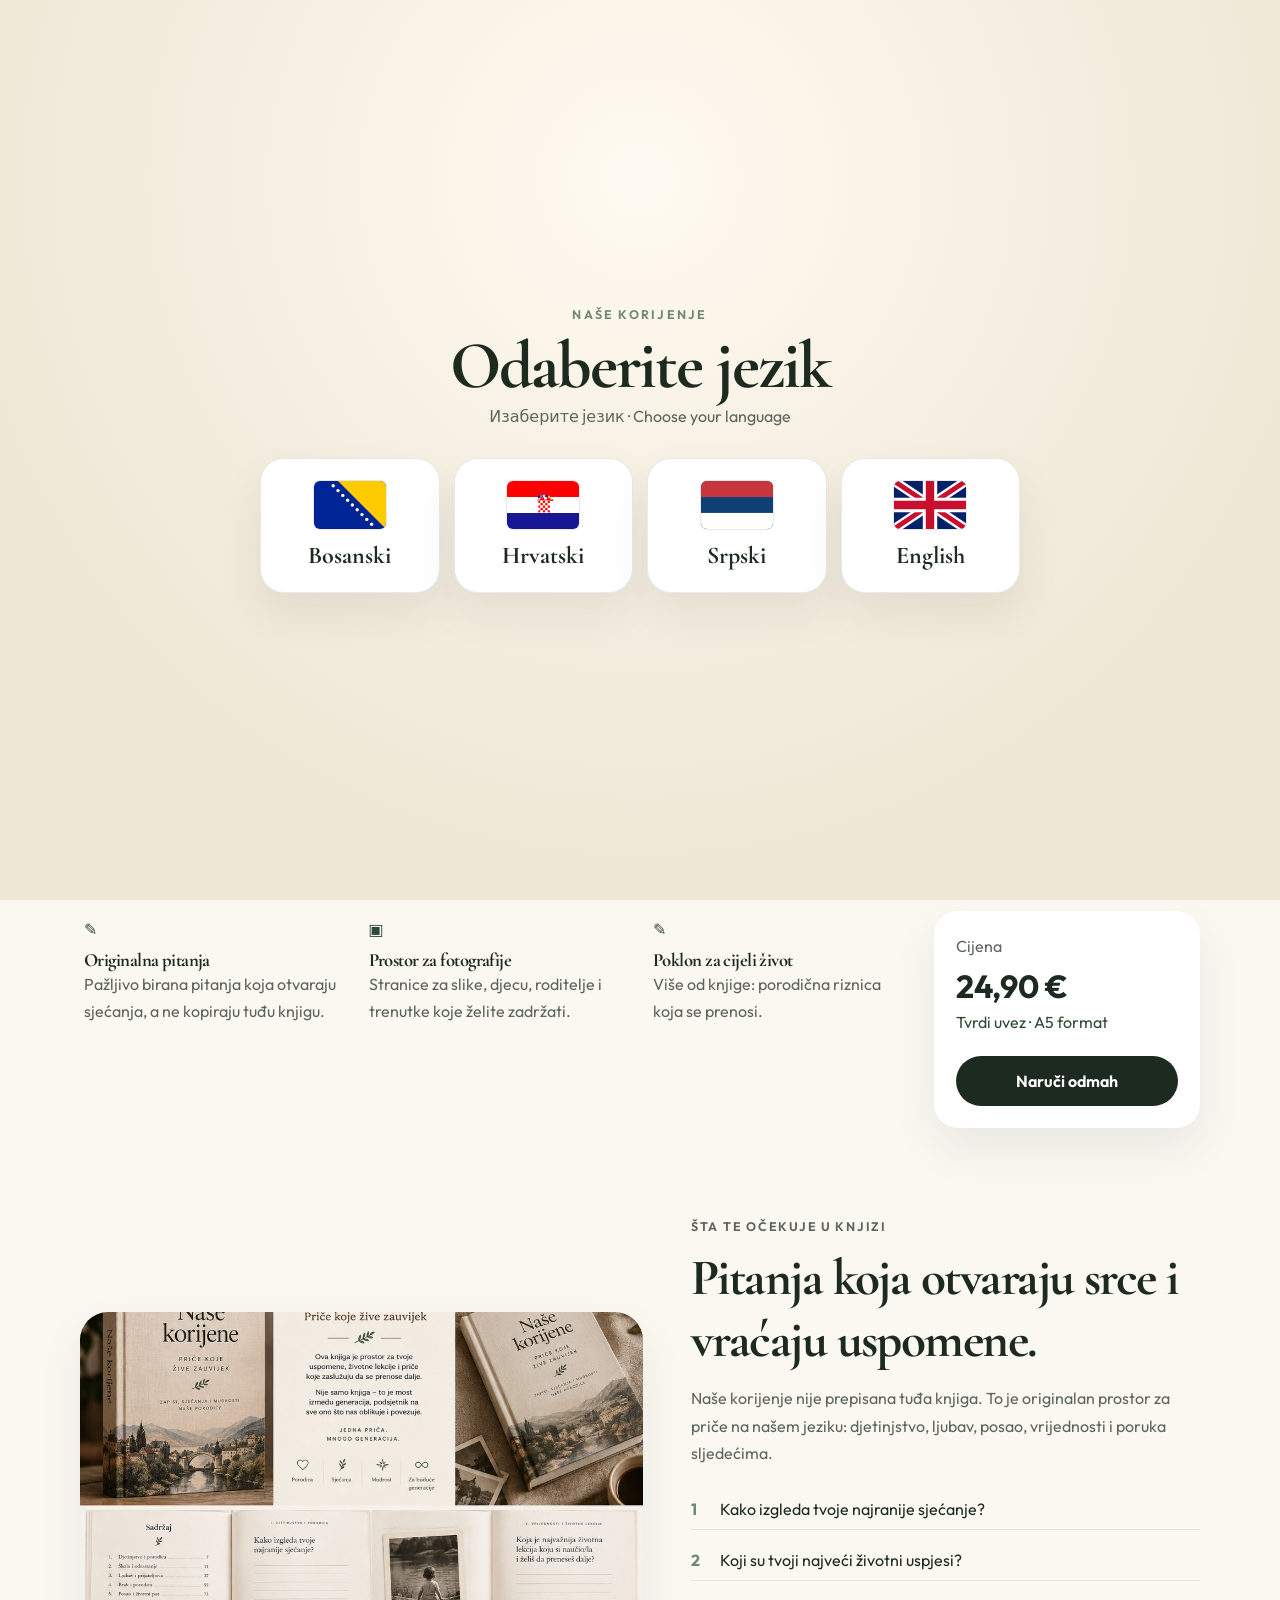
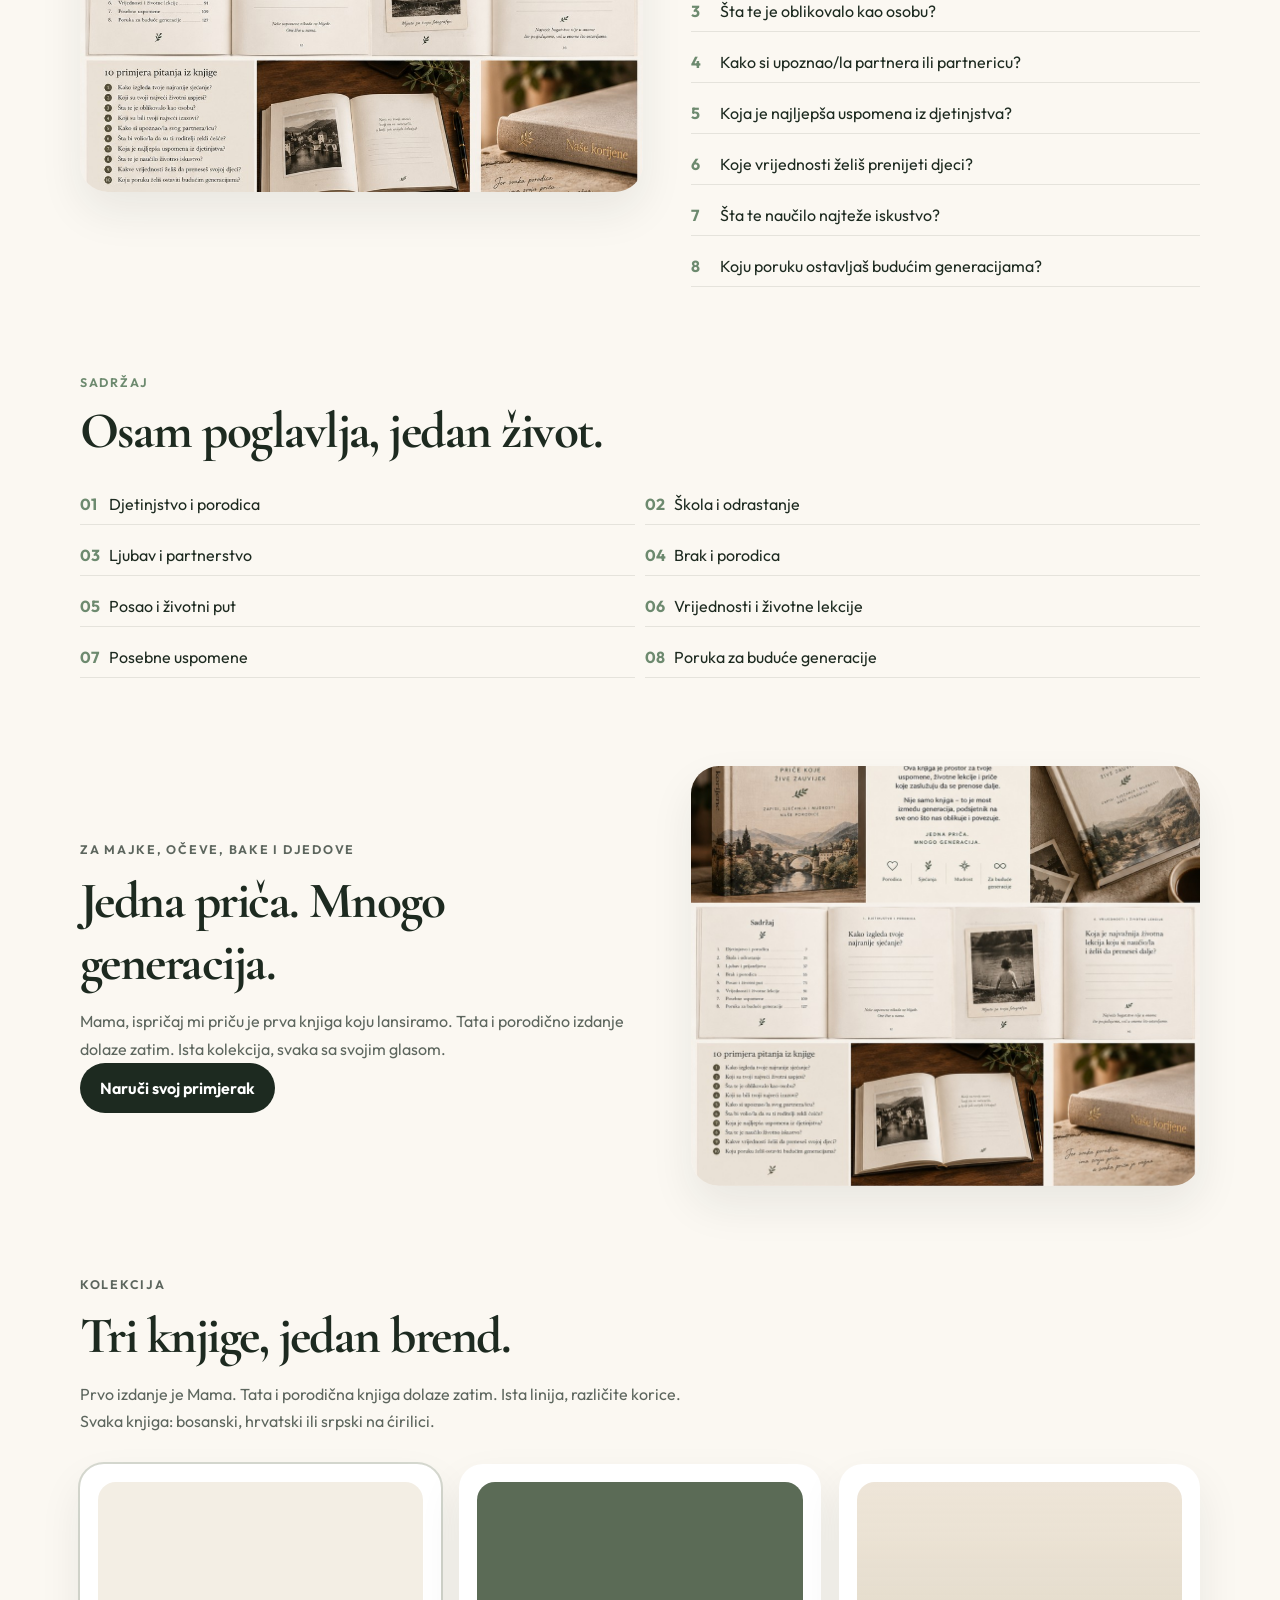
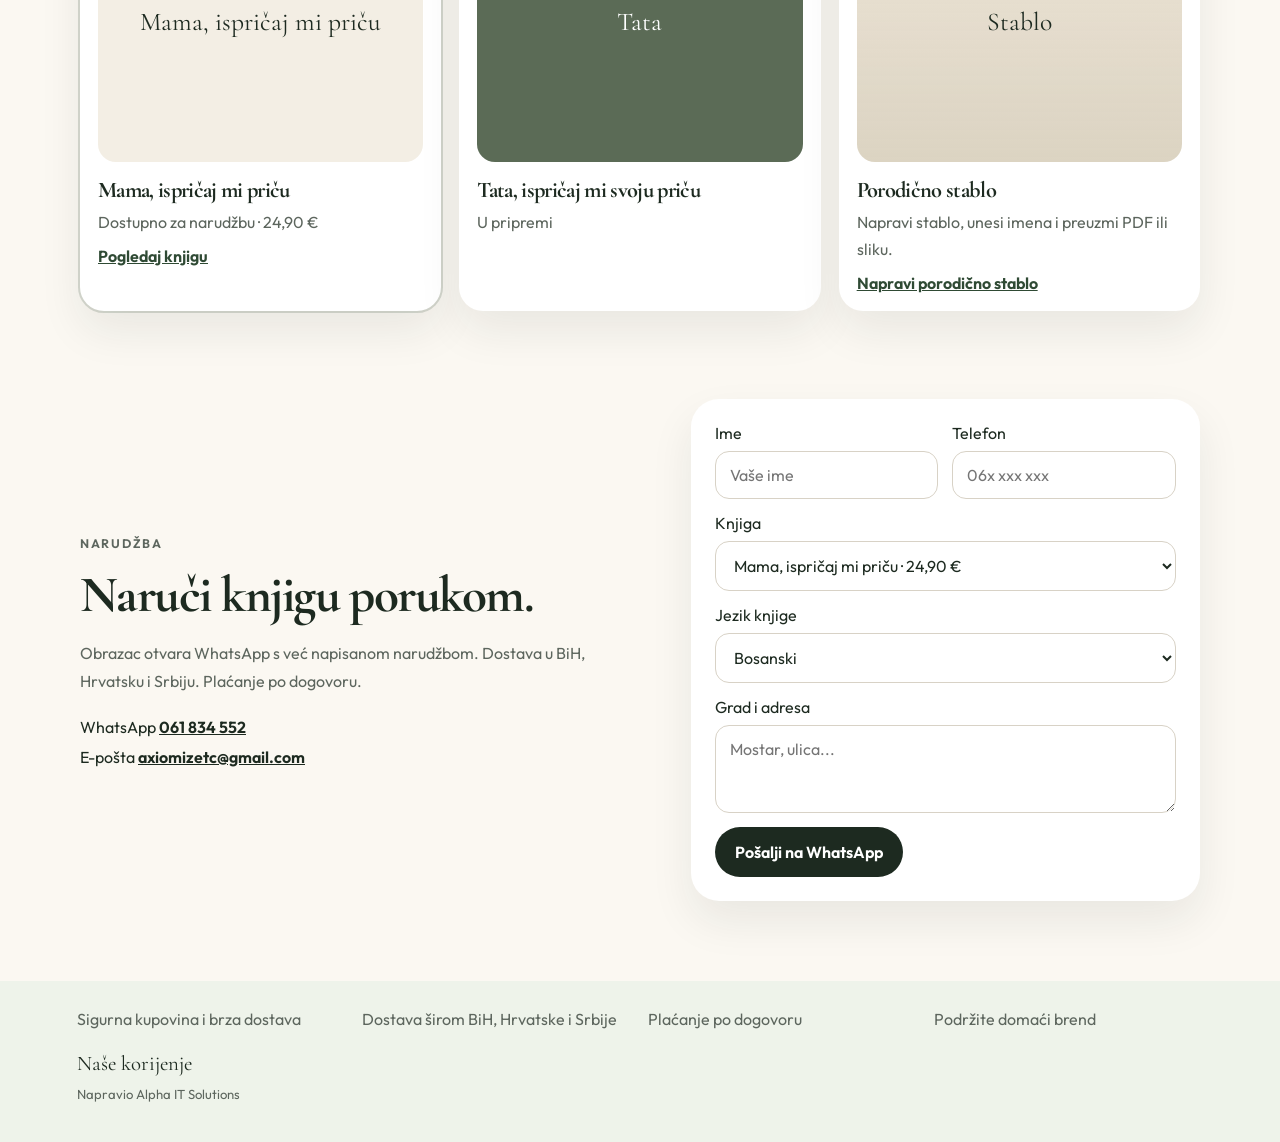
<file: index.html>
<!DOCTYPE html>
<html lang="bs">
  <head>
    <meta charset="utf-8" />
    <meta name="viewport" content="width=device-width, initial-scale=1" />
    <title>Naše korijenje | Mama, ispričaj mi priču</title>
    <meta
      name="description"
      content="Naše korijenje: knjiga Mama, ispričaj mi priču. Tvrdi uvez, 24,90 €. Porodične uspomene i porodično stablo. Dostava u BiH, Hrvatsku i Srbiju."
    />
    <link rel="canonical" href="https://nasekorijenje.com/" />
    <meta property="og:type" content="website" />
    <meta property="og:locale" content="bs_BA" />
    <meta property="og:site_name" content="Naše korijenje" />
    <meta property="og:title" content="Naše korijenje | Mama, ispričaj mi priču" />
    <meta
      property="og:description"
      content="Knjiga-dnevnik Mama, ispričaj mi priču. Tvrdi uvez, 24,90 €. Dostava u BiH, Hrvatsku i Srbiju."
    />
    <meta property="og:url" content="https://nasekorijenje.com/" />
    <meta property="og:image" content="https://nasekorijenje.com/images/mockup.jpg" />
    <meta name="twitter:card" content="summary_large_image" />
    <meta name="theme-color" content="#2f4a34" />
    <script type="application/ld+json">
      {
        "@context": "https://schema.org",
        "@graph": [
          {
            "@type": "Organization",
            "@id": "https://nasekorijenje.com/#brand",
            "name": "Naše korijenje",
            "url": "https://nasekorijenje.com/"
          },
          {
            "@type": "WebSite",
            "@id": "https://nasekorijenje.com/#website",
            "url": "https://nasekorijenje.com/",
            "name": "Naše korijenje",
            "inLanguage": ["bs", "hr", "sr", "en"]
          },
          {
            "@type": "Book",
            "name": "Mama, ispričaj mi priču",
            "isPartOf": "Naše korijenje",
            "url": "https://nasekorijenje.com/mama.html",
            "inLanguage": ["bs", "hr", "sr"],
            "bookFormat": "Hardcover",
            "offers": {
              "@type": "Offer",
              "price": "24.90",
              "priceCurrency": "EUR",
              "availability": "https://schema.org/InStock"
            }
          }
        ]
      }
    </script>
    <link rel="icon" href="favicon.svg" type="image/svg+xml" />
    <link rel="preconnect" href="https://fonts.googleapis.com" />
    <link rel="preconnect" href="https://fonts.gstatic.com" crossorigin />
    <link
      href="https://fonts.googleapis.com/css2?family=Cormorant+Garamond:ital,wght@0,500;0,600;1,500&family=Outfit:wght@380;500;650&display=swap"
      rel="stylesheet"
    />
    <link rel="stylesheet" href="css/styles.css" />
  </head>
  <body>
    <a class="skip" href="#sadrzaj" data-i18n="skip">Preskoči na sadržaj</a>
    <header class="site-header">
      <a class="logo" href="index.html">
        <img src="images/logo.svg" alt="Naše korijenje" width="220" height="38" />
      </a>
      <button class="menu-toggle" type="button" aria-expanded="false" aria-controls="nav" data-i18n-aria="nav.menu" aria-label="Meni">
        <span></span><span></span>
      </button>
      <nav id="nav">
        <a href="index.html" aria-current="page" data-i18n="nav.home">Početna</a>
        <a href="mama.html" data-i18n="nav.mama">Mama</a>
        <a href="stablo.html" data-i18n="nav.tree">Stablo</a>
        <a href="index.html#kolekcija" data-i18n="nav.collection">Kolekcija</a>
        <a href="index.html#kontakt" data-i18n="nav.contact">Kontakt</a>
      </nav>
      <div class="header-end">
        <div class="lang" role="group" aria-label="Jezik">
          <button type="button" data-lang="bs" title="Bosanski" aria-pressed="true"><img src="images/flag-ba.svg" alt="Bosanski" width="28" height="18" /></button>
          <button type="button" data-lang="hr" title="Hrvatski" aria-pressed="false"><img src="images/flag-hr.svg" alt="Hrvatski" width="28" height="18" /></button>
          <button type="button" data-lang="sr" title="Srpski" aria-pressed="false"><img src="images/flag-rs.svg" alt="Srpski" width="28" height="18" /></button>
          <button type="button" data-lang="en" title="English" aria-pressed="false"><img src="images/flag-gb.svg" alt="English" width="28" height="18" /></button>
        </div>
        <a class="header-cta" href="#kontakt" data-i18n="nav.order">Naruči knjigu</a>
      </div>
    </header>

    <main id="sadrzaj">
      <section class="hero" id="vrh">
        <div class="hero-copy">
          <p class="eyebrow" data-i18n="hero.kicker">Prvo izdanje · Mama, ispričaj mi priču</p>
          <h1 data-i18n="hero.title">Sačuvaj priče koje čine tvoju porodicu.</h1>
          <p class="lead" data-i18n="hero.lead">
            Prva knjiga je spremna: Mama, ispričaj mi priču. Poklonite mami prostor da ispiše svoj život — od djetinjstva do poruke djeci.
          </p>
          <p class="langs-note" data-i18n="hero.langs">Knjiga izlazi na bosanskom, hrvatskom i srpskom (ćirilica).</p>
          <div class="actions">
            <a class="btn btn-dark" href="mama.html" data-i18n="hero.primary">Naruči Maminu knjigu</a>
            <a class="btn btn-line" href="mama.html#primjeri" data-i18n="hero.secondary">Pogledaj primjere</a>
            <a class="btn btn-line" href="stablo.html" data-i18n="hero.tree">Napravi porodično stablo</a>
          </div>
        </div>
        <figure class="hero-photo">
          <img src="images/mockup.jpg" alt="Knjiga Naše korijenje, tvrdi uvez" />
        </figure>
      </section>

      <section class="features">
        <article>
          <span>✎</span>
          <h3 data-i18n="f.1.title">Originalna pitanja</h3>
          <p data-i18n="f.1.text">Pažljivo birana pitanja koja otvaraju sjećanja, a ne kopiraju tuđu knjigu.</p>
        </article>
        <article>
          <span>▣</span>
          <h3 data-i18n="f.2.title">Prostor za fotografije</h3>
          <p data-i18n="f.2.text">Stranice za slike, djecu, roditelje i trenutke koje želite zadržati.</p>
        </article>
        <article>
          <span>✎</span>
          <h3 data-i18n="f.3.title">Poklon za cijeli život</h3>
          <p data-i18n="f.3.text">Više od knjige: porodična riznica koja se prenosi.</p>
        </article>
        <article class="price-card">
          <p data-i18n="price.label">Cijena</p>
          <strong>24,90 €</strong>
          <span data-i18n="price.meta">Tvrdi uvez · A5 format</span>
          <a class="btn btn-dark" href="#kontakt" data-i18n="price.cta">Naruči odmah</a>
        </article>
      </section>

      <section class="inside" id="knjiga">
        <figure>
          <img src="images/mockup.jpg" alt="Otvorene stranice knjige Naše korijenje" />
        </figure>
        <div>
          <p class="eyebrow" data-i18n="inside.kicker">Šta te očekuje u knjizi</p>
          <h2 data-i18n="inside.title">Pitanja koja otvaraju srce i vraćaju uspomene.</h2>
          <p data-i18n="inside.text">
            Naše korijenje nije prepisana tuđa knjiga. To je originalan prostor za priče na našem jeziku: djetinjstvo, ljubav, posao, vrijednosti i poruka sljedećima.
          </p>
          <ol class="questions">
            <li data-i18n="q.1">Kako izgleda tvoje najranije sjećanje?</li>
            <li data-i18n="q.2">Koji su tvoji najveći životni uspjesi?</li>
            <li data-i18n="q.3">Šta te je oblikovalo kao osobu?</li>
            <li data-i18n="q.4">Kako si upoznao/la partnera ili partnericu?</li>
            <li data-i18n="q.5">Koja je najljepša uspomena iz djetinjstva?</li>
            <li data-i18n="q.6">Koje vrijednosti želiš prenijeti djeci?</li>
            <li data-i18n="q.7">Šta te naučilo najteže iskustvo?</li>
            <li data-i18n="q.8">Koju poruku ostavljaš budućim generacijama?</li>
          </ol>
        </div>
      </section>

      <section class="chapters">
        <p class="eyebrow" data-i18n="ch.kicker">Sadržaj</p>
        <h2 data-i18n="ch.title">Osam poglavlja, jedan život.</h2>
        <ol>
          <li data-i18n="ch.1">Djetinjstvo i porodica</li>
          <li data-i18n="ch.2">Škola i odrastanje</li>
          <li data-i18n="ch.3">Ljubav i partnerstvo</li>
          <li data-i18n="ch.4">Brak i porodica</li>
          <li data-i18n="ch.5">Posao i životni put</li>
          <li data-i18n="ch.6">Vrijednosti i životne lekcije</li>
          <li data-i18n="ch.7">Posebne uspomene</li>
          <li data-i18n="ch.8">Poruka za buduće generacije</li>
        </ol>
      </section>

      <section class="gift" id="prica">
        <div>
          <p class="eyebrow" data-i18n="gift.kicker">Za majke, očeve, bake i djedove</p>
          <h2 data-i18n="gift.title">Jedna priča. Mnogo generacija.</h2>
          <p data-i18n="gift.text">
            Mama, ispričaj mi priču je prva knjiga koju lansiramo. Tata i porodično izdanje dolaze zatim. Ista kolekcija, svaka sa svojim glasom.
          </p>
          <a class="btn btn-dark" href="#kontakt" data-i18n="gift.cta">Naruči svoj primjerak</a>
        </div>
        <figure>
          <img src="images/mockup.jpg" alt="Detalj tvrdog uveza Naše korijenje" />
        </figure>
      </section>

      <section class="collection" id="kolekcija">
        <div class="section-head">
          <p class="eyebrow" data-i18n="col.kicker">Kolekcija</p>
          <h2 data-i18n="col.title">Tri knjige, jedan brend.</h2>
          <p data-i18n="col.text">Prvo izdanje je Mama. Tata i porodična knjiga dolaze zatim. Ista linija, različite korice.</p>
          <p data-i18n="col.langs">Svaka knjiga: bosanski, hrvatski ili srpski na ćirilici.</p>
        </div>
        <div class="col-grid">
          <article class="featured">
            <div class="cover cream"><span>Mama, ispričaj mi priču</span></div>
            <h3 data-i18n="col.mama">Mama, ispričaj mi priču</h3>
            <p data-i18n="col.now">Dostupno za narudžbu · 24,90 €</p>
            <a href="mama.html" data-i18n="col.open">Pogledaj knjigu</a>
          </article>
          <article class="soon">
            <div class="cover olive"><span>Tata</span></div>
            <h3 data-i18n="col.tata">Tata, ispričaj mi svoju priču</h3>
            <p data-i18n="col.soon">U pripremi</p>
          </article>
          <article>
            <div class="cover linen"><span>Stablo</span></div>
            <h3 data-i18n="col.tree">Porodično stablo</h3>
            <p data-i18n="col.treeText">Napravi stablo, unesi imena i preuzmi PDF ili sliku.</p>
            <a href="stablo.html" data-i18n="hero.tree">Napravi porodično stablo</a>
          </article>
        </div>
      </section>

      <section class="contact" id="kontakt">
        <div>
          <p class="eyebrow" data-i18n="contact.kicker">Narudžba</p>
          <h2 data-i18n="contact.title">Naruči knjigu porukom.</h2>
          <p data-i18n="contact.text">
            Obrazac otvara WhatsApp s već napisanom narudžbom. Dostava u BiH, Hrvatsku i Srbiju. Plaćanje po dogovoru.
          </p>
          <ul>
            <li>WhatsApp <a href="https://wa.me/38761834552" target="_blank" rel="noopener noreferrer">061 834 552</a></li>
            <li>E-pošta <a href="mailto:axiomizetc@gmail.com">axiomizetc@gmail.com</a></li>
          </ul>
        </div>
        <form class="order-form" id="order-form" novalidate>
          <label>
            <span data-i18n="form.name">Ime</span>
            <input name="name" type="text" autocomplete="name" required data-i18n-placeholder="form.namePh" placeholder="Vaše ime" />
          </label>
          <label>
            <span data-i18n="form.phone">Telefon</span>
            <input name="phone" type="tel" autocomplete="tel" required data-i18n-placeholder="form.phonePh" placeholder="06x xxx xxx" />
          </label>
          <label class="full">
            <span data-i18n="form.book">Knjiga</span>
            <select name="book">
              <option value="mama" selected data-i18n="form.mama">Mama, ispričaj mi priču · 24,90 €</option>
              <option value="korijenje" data-i18n="form.korijenje">Naše korijenje · 24,90 €</option>
              <option value="tata" data-i18n="form.tata">Tata, ispričaj mi svoju priču (lista čekanja)</option>
            </select>
          </label>
          <label class="full">
            <span data-i18n="form.edition">Jezik knjige</span>
            <select name="edition">
              <option value="bs" selected data-i18n="form.edition.bs">Bosanski</option>
              <option value="hr" data-i18n="form.edition.hr">Hrvatski</option>
              <option value="sr" data-i18n="form.edition.sr">Srpski (ćirilica)</option>
            </select>
          </label>
          <label class="full">
            <span data-i18n="form.city">Grad i adresa</span>
            <textarea name="message" rows="3" data-i18n-placeholder="form.cityPh" placeholder="Mostar, ulica..."></textarea>
          </label>
          <div class="full form-footer">
            <button class="btn btn-dark" type="submit" data-i18n="form.submit">Pošalji na WhatsApp</button>
            <p class="form-status" id="form-status" role="status"></p>
          </div>
        </form>
      </section>
    </main>

    <footer>
      <div class="foot-grid">
        <p data-i18n="foot.1">Sigurna kupovina i brza dostava</p>
        <p data-i18n="foot.2">Dostava širom BiH, Hrvatske i Srbije</p>
        <p data-i18n="foot.3">Plaćanje po dogovoru</p>
        <p data-i18n="foot.4">Podržite domaći brend</p>
      </div>
      <p>Naše korijenje</p>
      <p class="built-by">
        <a href="https://alphait-solutions.com/" target="_blank" rel="noopener noreferrer" data-i18n="built.by">Napravio Alpha IT Solutions</a>
      </p>
    </footer>
    <script src="js/i18n.js"></script>
    <script src="js/main.js"></script>
  </body>
</html>
</file>
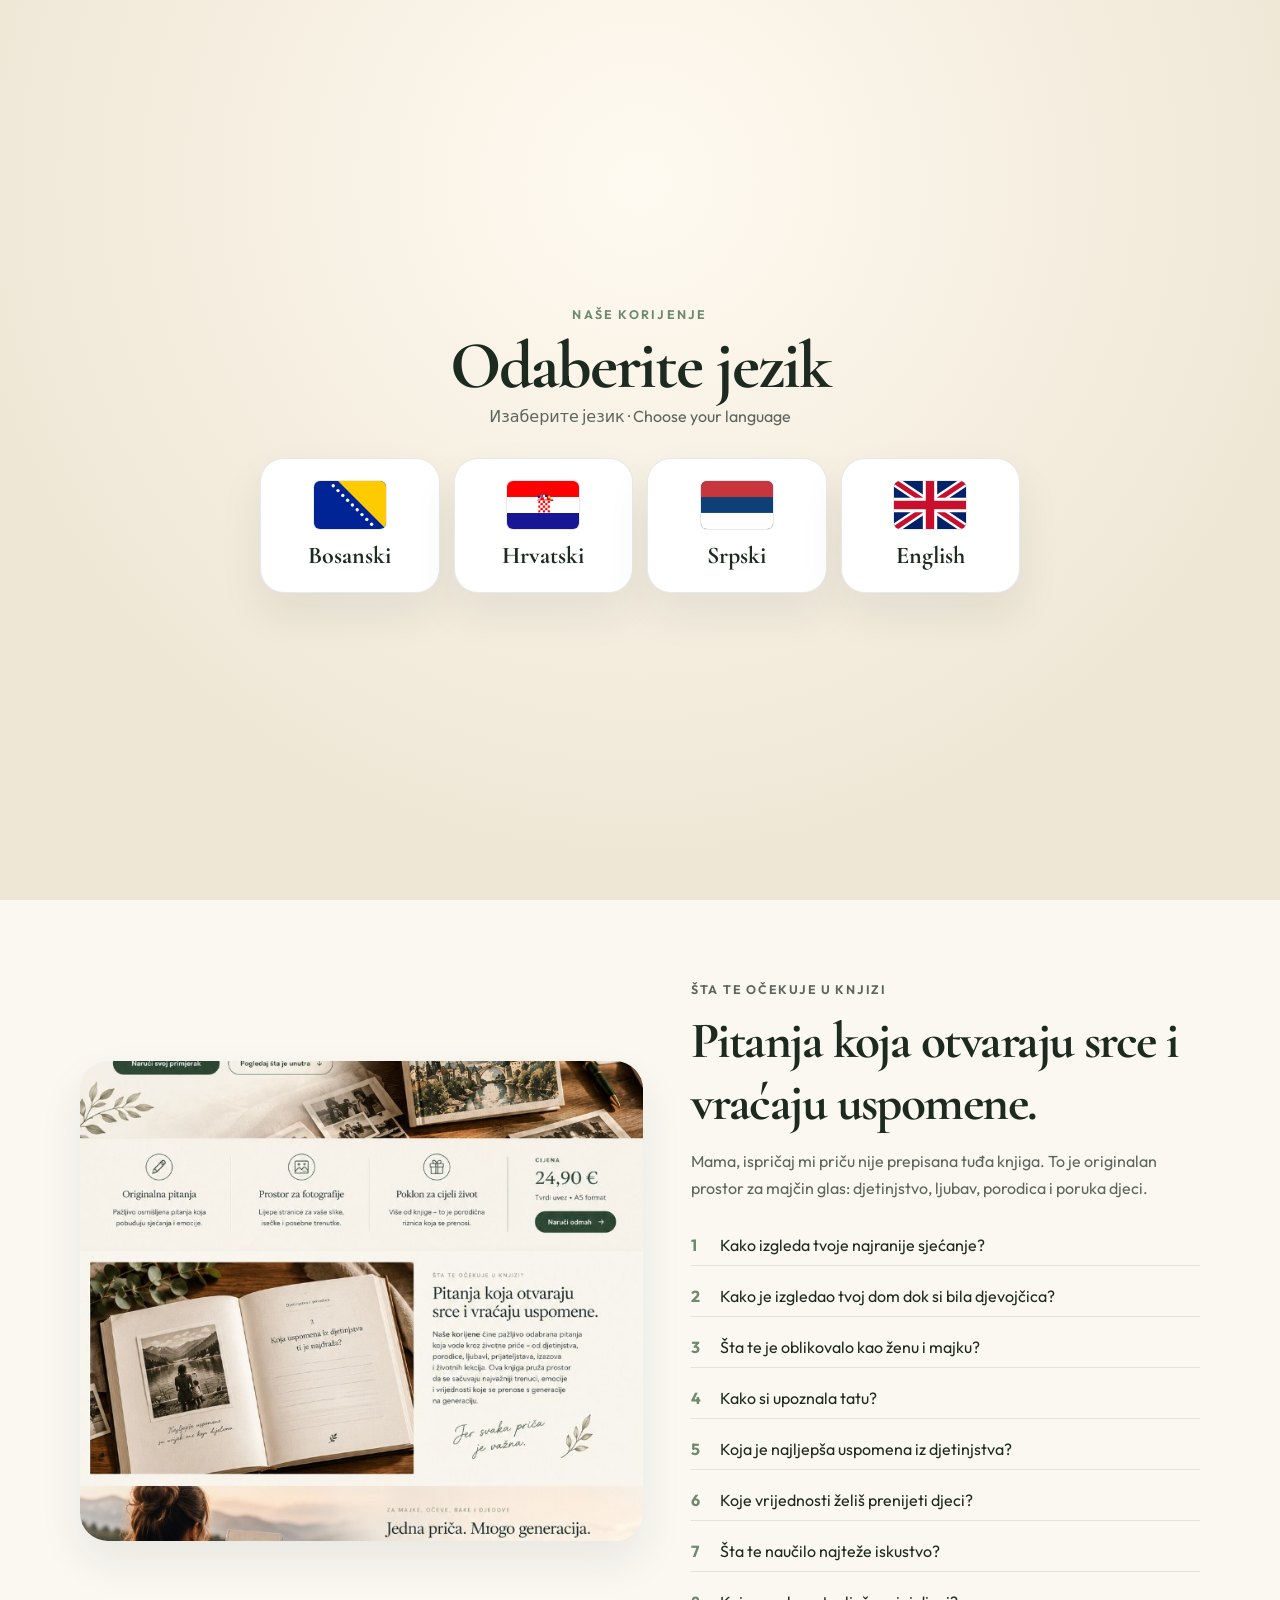
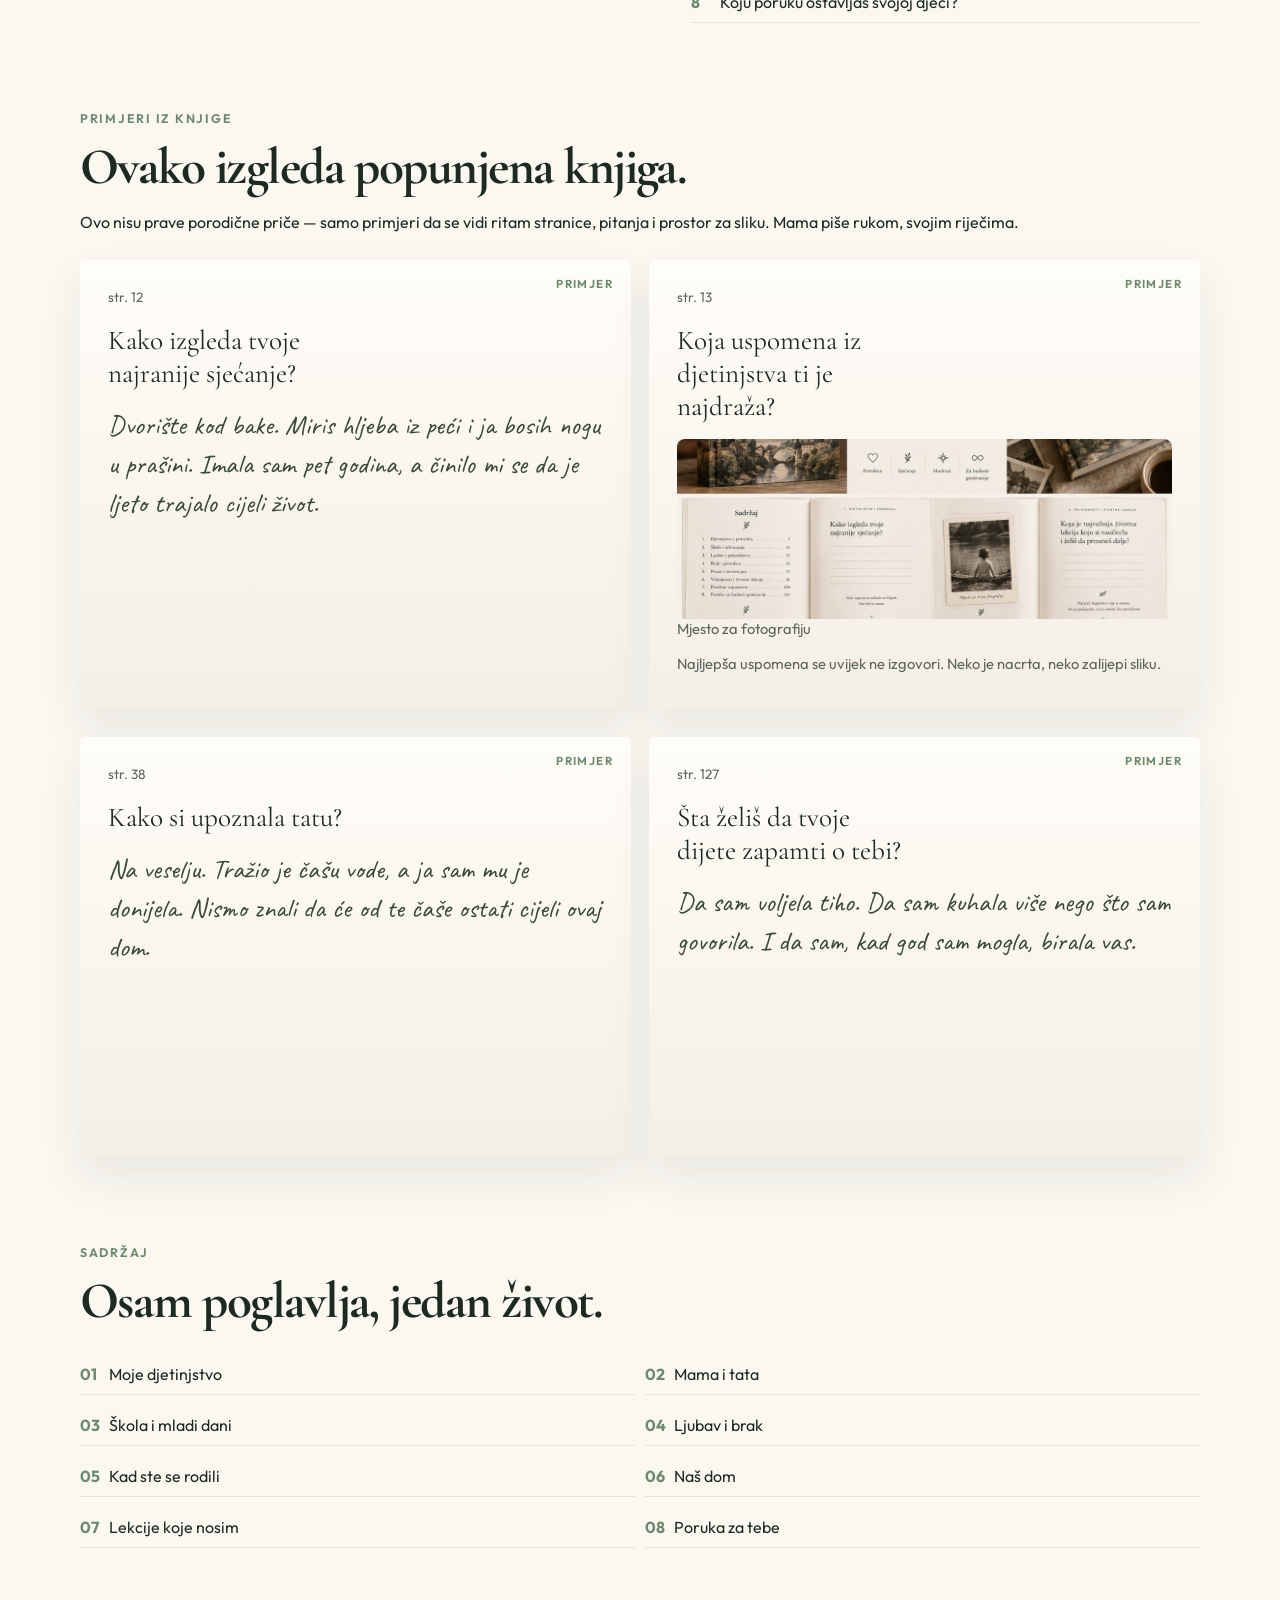
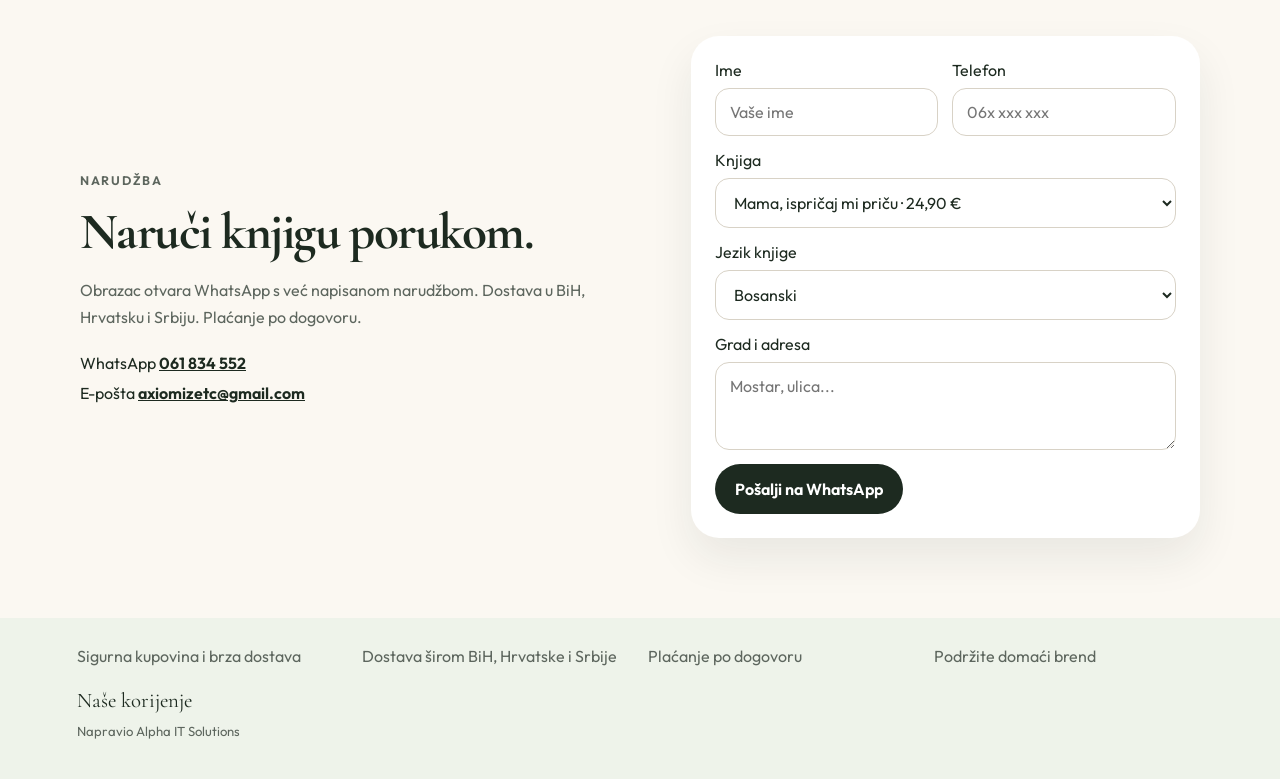
<file: mama.html>
<!DOCTYPE html>
<html lang="bs">
  <head>
    <meta charset="utf-8" />
    <meta name="viewport" content="width=device-width, initial-scale=1" />
    <title>Mama, ispričaj mi priču | Naše korijenje</title>
    <meta
      name="description"
      content="Mama, ispričaj mi priču je knjiga-dnevnik iz kolekcije Naše korijenje. Tvrdi uvez, A5, 24,90 €. Primjeri stranica i narudžba."
    />
    <link rel="canonical" href="https://nasekorijenje.com/mama.html" />
    <meta property="og:type" content="book" />
    <meta property="og:locale" content="bs_BA" />
    <meta property="og:site_name" content="Naše korijenje" />
    <meta property="og:title" content="Mama, ispričaj mi priču | Naše korijenje" />
    <meta
      property="og:description"
      content="Knjiga-dnevnik u kojoj mama piše svoj život djetetu. Tvrdi uvez, A5, 24,90 €."
    />
    <meta property="og:url" content="https://nasekorijenje.com/mama.html" />
    <meta property="og:image" content="https://nasekorijenje.com/images/stranica.jpg" />
    <meta name="twitter:card" content="summary_large_image" />
    <meta name="theme-color" content="#2f4a34" />
    <script type="application/ld+json">
      {
        "@context": "https://schema.org",
        "@type": "Book",
        "name": "Mama, ispričaj mi priču",
        "description": "Knjiga-dnevnik u kojoj mama piše svoj život djetetu.",
        "url": "https://nasekorijenje.com/mama.html",
        "image": "https://nasekorijenje.com/images/stranica.jpg",
        "inLanguage": ["bs", "hr", "sr"],
        "bookFormat": "Hardcover",
        "publisher": {
          "@type": "Organization",
          "name": "Naše korijenje",
          "url": "https://nasekorijenje.com/"
        },
        "offers": {
          "@type": "Offer",
          "url": "https://nasekorijenje.com/mama.html",
          "price": "24.90",
          "priceCurrency": "EUR",
          "availability": "https://schema.org/InStock"
        }
      }
    </script>
    <link rel="icon" href="favicon.svg" type="image/svg+xml" />
    <link rel="preconnect" href="https://fonts.googleapis.com" />
    <link rel="preconnect" href="https://fonts.gstatic.com" crossorigin />
    <link
      href="https://fonts.googleapis.com/css2?family=Caveat:wght@500;600&family=Cormorant+Garamond:ital,wght@0,500;0,600;1,500&family=Outfit:wght@380;500;650&display=swap"
      rel="stylesheet"
    />
    <link rel="stylesheet" href="css/styles.css" />
  </head>
  <body>
    <a class="skip" href="#sadrzaj" data-i18n="skip">Preskoči na sadržaj</a>
    <header class="site-header">
      <a class="logo" href="index.html">
        <img src="images/logo.svg" alt="Naše korijenje" width="220" height="38" />
      </a>
      <button class="menu-toggle" type="button" aria-expanded="false" aria-controls="nav" data-i18n-aria="nav.menu" aria-label="Meni">
        <span></span><span></span>
      </button>
      <nav id="nav">
        <a href="index.html" data-i18n="nav.home">Početna</a>
        <a href="mama.html" aria-current="page" data-i18n="nav.mama">Mama</a>
        <a href="stablo.html" data-i18n="nav.tree">Stablo</a>
        <a href="index.html#kolekcija" data-i18n="nav.collection">Kolekcija</a>
        <a href="#kontakt" data-i18n="nav.contact">Kontakt</a>
      </nav>
      <div class="header-end">
        <div class="lang" role="group" aria-label="Jezik">
          <button type="button" data-lang="bs" title="Bosanski" aria-pressed="true"><img src="images/flag-ba.svg" alt="Bosanski" width="28" height="18" /></button>
          <button type="button" data-lang="hr" title="Hrvatski" aria-pressed="false"><img src="images/flag-hr.svg" alt="Hrvatski" width="28" height="18" /></button>
          <button type="button" data-lang="sr" title="Srpski" aria-pressed="false"><img src="images/flag-rs.svg" alt="Srpski" width="28" height="18" /></button>
          <button type="button" data-lang="en" title="English" aria-pressed="false"><img src="images/flag-gb.svg" alt="English" width="28" height="18" /></button>
        </div>
        <a class="header-cta" href="#kontakt" data-i18n="nav.order">Naruči knjigu</a>
      </div>
    </header>

    <main id="sadrzaj">
      <section class="hero mama-hero" id="vrh">
        <div class="hero-copy">
          <p class="eyebrow" data-i18n="mama.kicker">Prvo izdanje · Spremno za narudžbu</p>
          <h1 data-i18n="mama.title">Mama, ispričaj mi priču.</h1>
          <p class="lead" data-i18n="mama.lead">
            Knjiga-dnevnik u kojoj mama piše svoj život djetetu. Tvrdi uvez, A5, 24,90 €. Ispod su primjeri popunjenih stranica — tako izgleda kad priča počne.
          </p>
          <p class="langs-note" data-i18n="hero.langs">Knjiga izlazi na bosanskom, hrvatskom i srpskom (ćirilica).</p>
          <p class="mama-badge" data-i18n="mama.badge">24,90 € · tvrdi uvez</p>
          <div class="actions">
            <a class="btn btn-dark" href="#kontakt" data-i18n="mama.cta">Naruči Maminu knjigu</a>
            <a class="btn btn-line" href="#primjeri" data-i18n="mama.examples">Pogledaj primjere</a>
          </div>
        </div>
        <figure class="hero-photo mama-cover">
          <div class="cover-book" aria-hidden="true">
            <p data-i18n="mama.cover1">Mama,</p>
            <p data-i18n="mama.cover2">ispričaj mi</p>
            <p data-i18n="mama.cover3">priču</p>
            <span>Naše korijenje</span>
          </div>
        </figure>
      </section>

      <section class="inside" id="knjiga">
        <figure>
          <img src="images/stranica.jpg" alt="Otvorene stranice knjige Mama, ispričaj mi priču" />
        </figure>
        <div>
          <p class="eyebrow" data-i18n="inside.kicker">Šta te očekuje u knjizi</p>
          <h2 data-i18n="inside.title">Pitanja koja otvaraju srce i vraćaju uspomene.</h2>
          <p data-i18n="inside.text">
            Mama, ispričaj mi priču nije prepisana tuđa knjiga. To je originalan prostor za majčin glas: djetinjstvo, ljubav, porodica i poruka djeci.
          </p>
          <ol class="questions">
            <li data-i18n="q.1">Kako izgleda tvoje najranije sjećanje?</li>
            <li data-i18n="q.2">Kako je izgledao tvoj dom dok si bila djevojčica?</li>
            <li data-i18n="q.3">Šta te je oblikovalo kao ženu i majku?</li>
            <li data-i18n="q.4">Kako si upoznala tatu?</li>
            <li data-i18n="q.5">Koja je najljepša uspomena iz djetinjstva?</li>
            <li data-i18n="q.6">Koje vrijednosti želiš prenijeti djeci?</li>
            <li data-i18n="q.7">Šta te naučilo najteže iskustvo?</li>
            <li data-i18n="q.8">Koju poruku ostavljaš svojoj djeci?</li>
          </ol>
        </div>
      </section>

      <section class="examples" id="primjeri">
        <div class="section-head">
          <p class="eyebrow" data-i18n="ex.kicker">Primjeri iz knjige</p>
          <h2 data-i18n="ex.title">Ovako izgleda popunjena knjiga.</h2>
          <p data-i18n="ex.text">
            Ovo nisu prave porodične priče — samo primjeri da se vidi ritam stranice, pitanja i prostor za sliku. Mama piše rukom, svojim riječima.
          </p>
        </div>

        <div class="spread">
          <article class="page">
            <p class="page-flag" data-i18n="ex.sample">Primjer</p>
            <p class="page-no"><span data-i18n="ex.pg">str.</span> 12</p>
            <p class="page-q" data-i18n="ex.q1">Kako izgleda tvoje najranije sjećanje?</p>
            <p class="page-hand" data-i18n="ex.a1">
              Dvorište kod bake. Miris hljeba iz peći i ja bosih nogu u prašini. Imala sam pet godina, a činilo mi se da je ljeto trajalo cijeli život.
            </p>
          </article>
          <article class="page page-photo">
            <p class="page-flag" data-i18n="ex.sample">Primjer</p>
            <p class="page-no"><span data-i18n="ex.pg">str.</span> 13</p>
            <p class="page-q" data-i18n="ex.q2">Koja uspomena iz djetinjstva ti je najdraža?</p>
            <figure>
              <img src="images/mockup.jpg" alt="Primjer stranice za fotografiju" />
              <figcaption data-i18n="ex.cap2">Mjesto za fotografiju</figcaption>
            </figure>
            <p class="page-note" data-i18n="ex.note2">Najljepša uspomena se uvijek ne izgovori. Neko je nacrta, neko zalijepi sliku.</p>
          </article>
        </div>

        <div class="spread">
          <article class="page">
            <p class="page-flag" data-i18n="ex.sample">Primjer</p>
            <p class="page-no"><span data-i18n="ex.pg">str.</span> 38</p>
            <p class="page-q" data-i18n="ex.q3">Kako si upoznala tatu?</p>
            <p class="page-hand" data-i18n="ex.a3">
              Na veselju. Tražio je čašu vode, a ja sam mu je donijela. Nismo znali da će od te čaše ostati cijeli ovaj dom.
            </p>
          </article>
          <article class="page">
            <p class="page-flag" data-i18n="ex.sample">Primjer</p>
            <p class="page-no"><span data-i18n="ex.pg">str.</span> 127</p>
            <p class="page-q" data-i18n="ex.q4">Šta želiš da tvoje dijete zapamti o tebi?</p>
            <p class="page-hand" data-i18n="ex.a4">
              Da sam voljela tiho. Da sam kuhala više nego što sam govorila. I da sam, kad god sam mogla, birala vas.
            </p>
          </article>
        </div>
      </section>

      <section class="chapters">
        <p class="eyebrow" data-i18n="ch.kicker">Sadržaj</p>
        <h2 data-i18n="ch.title">Osam poglavlja, jedan život.</h2>
        <ol>
          <li data-i18n="ch.1">Moje djetinjstvo</li>
          <li data-i18n="ch.2">Mama i tata</li>
          <li data-i18n="ch.3">Škola i mladi dani</li>
          <li data-i18n="ch.4">Ljubav i brak</li>
          <li data-i18n="ch.5">Kad ste se rodili</li>
          <li data-i18n="ch.6">Naš dom</li>
          <li data-i18n="ch.7">Lekcije koje nosim</li>
          <li data-i18n="ch.8">Poruka za tebe</li>
        </ol>
      </section>

      <section class="contact" id="kontakt">
        <div>
          <p class="eyebrow" data-i18n="contact.kicker">Narudžba</p>
          <h2 data-i18n="contact.title">Naruči knjigu porukom.</h2>
          <p data-i18n="contact.text">
            Obrazac otvara WhatsApp s već napisanom narudžbom. Dostava u BiH, Hrvatsku i Srbiju. Plaćanje po dogovoru.
          </p>
          <ul>
            <li>WhatsApp <a href="https://wa.me/38761834552" target="_blank" rel="noopener noreferrer">061 834 552</a></li>
            <li>E-pošta <a href="mailto:axiomizetc@gmail.com">axiomizetc@gmail.com</a></li>
          </ul>
        </div>
        <form class="order-form" id="order-form" novalidate>
          <label>
            <span data-i18n="form.name">Ime</span>
            <input name="name" type="text" autocomplete="name" required data-i18n-placeholder="form.namePh" placeholder="Vaše ime" />
          </label>
          <label>
            <span data-i18n="form.phone">Telefon</span>
            <input name="phone" type="tel" autocomplete="tel" required data-i18n-placeholder="form.phonePh" placeholder="06x xxx xxx" />
          </label>
          <label class="full">
            <span data-i18n="form.book">Knjiga</span>
            <select name="book">
              <option value="mama" selected data-i18n="form.mama">Mama, ispričaj mi priču · 24,90 €</option>
            </select>
          </label>
          <label class="full">
            <span data-i18n="form.edition">Jezik knjige</span>
            <select name="edition">
              <option value="bs" selected data-i18n="form.edition.bs">Bosanski</option>
              <option value="hr" data-i18n="form.edition.hr">Hrvatski</option>
              <option value="sr" data-i18n="form.edition.sr">Srpski (ćirilica)</option>
            </select>
          </label>
          <label class="full">
            <span data-i18n="form.city">Grad i adresa</span>
            <textarea name="message" rows="3" data-i18n-placeholder="form.cityPh" placeholder="Mostar, ulica..."></textarea>
          </label>
          <div class="full form-footer">
            <button class="btn btn-dark" type="submit" data-i18n="form.submit">Pošalji na WhatsApp</button>
            <p class="form-status" id="form-status" role="status"></p>
          </div>
        </form>
      </section>
    </main>

    <footer>
      <div class="foot-grid">
        <p data-i18n="foot.1">Sigurna kupovina i brza dostava</p>
        <p data-i18n="foot.2">Dostava širom BiH, Hrvatske i Srbije</p>
        <p data-i18n="foot.3">Plaćanje po dogovoru</p>
        <p data-i18n="foot.4">Podržite domaći brend</p>
      </div>
      <p>Naše korijenje</p>
      <p class="built-by">
        <a href="https://alphait-solutions.com/" target="_blank" rel="noopener noreferrer" data-i18n="built.by">Napravio Alpha IT Solutions</a>
      </p>
    </footer>
    <script src="js/i18n.js"></script>
    <script src="js/main.js"></script>
  </body>
</html>
</file>
<file: css/styles.css>
:root {
  --ink: #1d2a20;
  --muted: #5d665e;
  --green: #2f4a34;
  --leaf: #6d8a6f;
  --cream: #f6f1e8;
  --paper: #fffdf8;
  --line: rgba(29, 42, 32, 0.1);
  --shadow: 0 20px 44px rgba(29, 42, 32, 0.08);
}

* { box-sizing: border-box; }
html { scroll-behavior: smooth; }
body {
  margin: 0;
  color: var(--ink);
  font-family: Outfit, system-ui, sans-serif;
  background: #fbf8f2;
}
img { max-width: 100%; display: block; }
a { color: inherit; }
h1, h2, h3 { font-family: "Cormorant Garamond", Georgia, serif; margin: 0; letter-spacing: -0.03em; }
p { margin: 0; }

.skip {
  position: absolute;
  left: 16px;
  top: -48px;
  z-index: 50;
  padding: 10px 14px;
  background: var(--ink);
  color: #fff;
}
.skip:focus { top: 12px; }

.site-header {
  position: sticky;
  top: 0;
  z-index: 40;
  display: flex;
  align-items: center;
  gap: 18px;
  padding: 14px 6vw;
  background: rgba(251, 248, 242, 0.96);
  border-bottom: 1px solid var(--line);
}
.logo img { height: 36px; width: auto; }
#nav { display: flex; gap: 22px; margin-left: 12px; }
#nav a { text-decoration: none; font-weight: 500; }
#nav a:hover, #nav a[aria-current="page"] { color: var(--green); }
.header-end { margin-left: auto; display: flex; align-items: center; gap: 12px; }
.lang { display: flex; padding: 4px; border-radius: 999px; background: #fff; border: 1px solid var(--line); }
.lang button {
  border: 0;
  background: transparent;
  font: inherit;
  font-weight: 700;
  padding: 5px 7px;
  border-radius: 999px;
  cursor: pointer;
  color: var(--muted);
  display: grid;
  place-items: center;
}
.lang button img {
  display: block;
  width: 28px;
  height: 18px;
  object-fit: cover;
  border-radius: 3px;
  box-shadow: 0 0 0 1px rgba(29, 42, 32, 0.12);
}
.langs-note { margin-top: 12px; color: var(--green); font-weight: 650; }
.lang button[aria-pressed="true"] { background: var(--ink); color: #fff; }
.header-cta, .btn {
  text-decoration: none;
  border: 0;
  cursor: pointer;
  font: inherit;
  font-weight: 650;
}
.header-cta, .btn-dark {
  padding: 11px 16px;
  border-radius: 999px;
  background: var(--ink);
  color: #fff;
}
.menu-toggle {
  display: none;
  margin-left: auto;
  width: 44px;
  height: 44px;
  border: 0;
  border-radius: 12px;
  background: #fff;
  cursor: pointer;
}
.menu-toggle span { display: block; width: 16px; height: 2px; margin: 5px auto; background: var(--ink); }

.hero, .inside, .gift, .contact, .collection, .chapters {
  width: min(1120px, calc(100% - 40px));
  margin: 0 auto;
}
.hero, .inside, .gift, .contact {
  display: grid;
  grid-template-columns: 1.05fr 0.95fr;
  gap: 48px;
  align-items: center;
}
.hero { min-height: calc(100vh - 80px); padding: 40px 0 20px; }
.eyebrow {
  color: var(--leaf);
  font-size: 0.78rem;
  letter-spacing: 0.14em;
  text-transform: uppercase;
  font-weight: 650;
}
h1 { font-size: clamp(2.6rem, 5.5vw, 4.8rem); line-height: 0.95; margin-top: 12px; }
.lead, .inside p, .gift p, .contact p, .collection p, .features p { color: var(--muted); line-height: 1.7; }
.lead { margin-top: 16px; max-width: 34rem; }
.actions { display: flex; flex-wrap: wrap; gap: 12px; margin-top: 28px; }
.btn {
  display: inline-flex;
  align-items: center;
  justify-content: center;
  min-height: 50px;
  padding: 0 20px;
  border-radius: 999px;
}
.btn-line { background: transparent; border: 1px solid var(--ink); }

.hero-photo, .inside figure, .gift figure { margin: 0; overflow: hidden; border-radius: 28px; box-shadow: var(--shadow); }
.hero-photo img, .inside img, .gift img { width: 100%; height: 520px; object-fit: cover; }
.hero-photo img { object-position: 86% 10%; }
.inside img { object-position: 50% 58%; height: 480px; }
.gift img { object-position: 88% 92%; height: 420px; }

.features {
  width: min(1120px, calc(100% - 40px));
  margin: 20px auto 0;
  display: grid;
  grid-template-columns: repeat(4, 1fr);
  gap: 18px;
}
.features article { padding: 8px 4px 24px; }
.features span { display: block; margin-bottom: 10px; color: var(--green); }
.price-card {
  background: #fff;
  border-radius: 24px;
  padding: 22px !important;
  box-shadow: var(--shadow);
}
.price-card strong { display: block; font-size: 2rem; margin: 6px 0; }
.price-card .btn { margin-top: 14px; width: 100%; }

.inside, .chapters, .gift, .collection, .contact { margin-top: 88px; }
h2 { font-size: clamp(2rem, 4vw, 3.3rem); margin: 10px 0 14px; }
.questions, .chapters ol { margin: 22px 0 0; padding: 0; list-style: none; display: grid; gap: 10px; }
.questions li, .chapters li { padding: 10px 0 10px 1.8rem; position: relative; border-bottom: 1px solid var(--line); }
.questions li::before, .chapters li::before {
  position: absolute;
  left: 0;
  color: var(--leaf);
  font-weight: 700;
}
.questions li:nth-child(1)::before { content: "1"; }
.questions li:nth-child(2)::before { content: "2"; }
.questions li:nth-child(3)::before { content: "3"; }
.questions li:nth-child(4)::before { content: "4"; }
.questions li:nth-child(5)::before { content: "5"; }
.questions li:nth-child(6)::before { content: "6"; }
.questions li:nth-child(7)::before { content: "7"; }
.questions li:nth-child(8)::before { content: "8"; }
.chapters ol { grid-template-columns: 1fr 1fr; }
.chapters li:nth-child(1)::before { content: "01"; }
.chapters li:nth-child(2)::before { content: "02"; }
.chapters li:nth-child(3)::before { content: "03"; }
.chapters li:nth-child(4)::before { content: "04"; }
.chapters li:nth-child(5)::before { content: "05"; }
.chapters li:nth-child(6)::before { content: "06"; }
.chapters li:nth-child(7)::before { content: "07"; }
.chapters li:nth-child(8)::before { content: "08"; }

.col-grid { display: grid; grid-template-columns: repeat(3, 1fr); gap: 18px; margin-top: 28px; }
.col-grid article { background: #fff; border-radius: 24px; padding: 18px; box-shadow: var(--shadow); }
.cover {
  height: 280px;
  border-radius: 18px;
  display: grid;
  place-items: center;
  text-align: center;
  font-family: "Cormorant Garamond", Georgia, serif;
  font-size: 1.6rem;
  margin-bottom: 14px;
}
.cover.cream { background: #f3eee4; }
.cover.olive { background: #5b6b56; color: #fff; }
.cover.linen {
  background:
    linear-gradient(180deg, rgba(255,255,255,0.2), rgba(47,74,52,0.08)),
    #eadfce;
}
.col-grid h3 { font-size: 1.4rem; margin-bottom: 6px; }
.col-grid a { display: inline-block; margin-top: 10px; font-weight: 650; color: var(--green); }
.col-grid .featured { outline: 2px solid rgba(47, 74, 52, 0.18); }

.contact ul { list-style: none; margin: 22px 0 0; padding: 0; display: grid; gap: 10px; }
.contact a { font-weight: 650; }
.order-form {
  display: grid;
  grid-template-columns: 1fr 1fr;
  gap: 14px;
  background: #fff;
  border-radius: 28px;
  padding: 24px;
  box-shadow: var(--shadow);
}
.order-form label, .full { display: grid; gap: 8px; }
.full { grid-column: 1 / -1; }
input, select, textarea {
  width: 100%;
  border: 1px solid #d8d2c6;
  border-radius: 14px;
  background: #fff;
  color: var(--ink);
  font: inherit;
  padding: 13px 14px;
}
input:focus, select:focus, textarea:focus {
  outline: 3px solid rgba(47, 74, 52, 0.18);
  border-color: var(--green);
}
.form-footer { display: flex; align-items: center; gap: 12px; }
.form-status { margin: 0; color: var(--green); font-weight: 650; }

footer { margin-top: 80px; padding: 28px 6vw 40px; background: #eef3ea; }
.foot-grid { display: grid; grid-template-columns: repeat(4, 1fr); gap: 16px; color: var(--muted); }
footer > p { margin-top: 22px; font-family: "Cormorant Garamond", Georgia, serif; font-size: 1.3rem; }
.built-by {
  margin-top: 10px;
  font-family: inherit;
  font-size: 0.82rem !important;
  color: var(--muted);
}
.built-by a {
  color: inherit;
  text-decoration: none;
}
.built-by a:hover { text-decoration: underline; }

.welcome {
  position: fixed;
  inset: 0;
  z-index: 80;
  display: grid;
  place-items: center;
  padding: 24px;
  background:
    radial-gradient(circle at 50% 20%, #fffaf1, #efe7d6 70%);
}
.welcome-card { width: min(760px, 100%); text-align: center; }
.welcome-brand {
  letter-spacing: 0.18em;
  text-transform: uppercase;
  color: var(--leaf);
  font-weight: 650;
  font-size: 0.78rem;
}
.welcome-card h1 {
  font-size: clamp(2.4rem, 6vw, 4.2rem);
  margin: 12px 0 8px;
}
.welcome-multi { color: var(--muted); }
.welcome-langs {
  display: grid;
  grid-template-columns: repeat(4, 1fr);
  gap: 14px;
  margin-top: 32px;
}
.welcome-langs button {
  display: grid;
  gap: 12px;
  justify-items: center;
  padding: 22px 12px;
  border: 1px solid var(--line);
  border-radius: 24px;
  background: #fff;
  cursor: pointer;
  font: inherit;
  color: var(--ink);
  box-shadow: var(--shadow);
}
.welcome-langs button:hover { outline: 3px solid rgba(47, 74, 52, 0.18); }
.welcome-langs img {
  width: 72px;
  height: 48px;
  object-fit: cover;
  border-radius: 6px;
  box-shadow: 0 0 0 1px rgba(29, 42, 32, 0.1);
}
.welcome-langs strong {
  font-family: "Cormorant Garamond", Georgia, serif;
  font-size: 1.5rem;
}
body.welcome-open { overflow: hidden; }

.mama-badge {
  margin-top: 16px;
  color: var(--green);
  font-weight: 650;
}
.mama-cover { background: #efe7d8; min-height: 520px; display: grid; place-items: center; }
.cover-book {
  width: min(280px, 70%);
  aspect-ratio: 3 / 4.2;
  padding: 36px 22px;
  border-radius: 6px 14px 14px 6px;
  background:
    linear-gradient(90deg, rgba(93, 74, 52, 0.18), transparent 12px),
    #f7f1e6;
  box-shadow: 12px 18px 40px rgba(29, 42, 32, 0.16);
  color: var(--ink);
}
.cover-book p {
  font-family: "Cormorant Garamond", Georgia, serif;
  font-size: 2rem;
  line-height: 1.05;
}
.cover-book span {
  display: block;
  margin-top: 40px;
  letter-spacing: 0.16em;
  text-transform: uppercase;
  font-size: 0.68rem;
  color: var(--leaf);
}

.examples { width: min(1120px, calc(100% - 40px)); margin: 88px auto 0; }
.spread {
  display: grid;
  grid-template-columns: 1fr 1fr;
  gap: 18px;
  margin-top: 28px;
}
.page {
  position: relative;
  min-height: 420px;
  padding: 28px 28px 36px;
  border-radius: 6px;
  background:
    linear-gradient(180deg, #fffdf8, #f4efe6);
  box-shadow: var(--shadow);
}
.page-flag {
  position: absolute;
  top: 16px;
  right: 18px;
  font-size: 0.72rem;
  letter-spacing: 0.12em;
  text-transform: uppercase;
  color: var(--leaf);
  font-weight: 650;
}
.page-no { color: var(--muted); font-size: 0.85rem; }
.page-q {
  font-family: "Cormorant Garamond", Georgia, serif;
  font-size: 1.7rem;
  margin: 18px 0 16px;
  max-width: 18ch;
}
.page-hand {
  font-family: Caveat, "Segoe Script", cursive;
  font-size: 1.7rem;
  line-height: 1.45;
  color: #3a4a36;
}
.page-photo figure { margin: 16px 0; }
.page-photo img { height: 180px; width: 100%; object-fit: cover; border-radius: 8px; }
.page-photo figcaption, .page-note { color: var(--muted); font-size: 0.92rem; }

.tree-page { width: min(1680px, calc(100% - 24px)); margin: 0 auto 80px; }
.tree-intro { padding: 36px 0 10px; max-width: 40rem; }
.tree-work { margin-top: 20px; }
.tree-toolbar {
  display: flex;
  flex-wrap: wrap;
  gap: 8px;
  align-items: center;
  margin-bottom: 16px;
}
.btn-quiet {
  border: 0;
  background: transparent;
  color: var(--muted);
  font: inherit;
  font-weight: 650;
  cursor: pointer;
  padding: 8px 4px;
}
.tree-scroll { overflow-x: auto; padding-bottom: 8px; }
.tree-art {
  width: 1600px;
  min-height: 1040px;
  padding: 36px 32px 24px;
  border-radius: 28px;
  background:
    radial-gradient(circle at 50% 20%, #fffaf1, #f3eee4 70%);
  box-shadow: var(--shadow);
  color: var(--ink);
}
.tree-art.has-prapra { min-height: 1180px; }
.tree-brand {
  text-align: center;
  letter-spacing: 0.18em;
  text-transform: uppercase;
  font-size: 0.72rem;
  color: var(--leaf);
  font-weight: 650;
}
.tree-family-title {
  display: block;
  width: 100%;
  border: 0;
  background: transparent;
  text-align: center;
  font-family: "Cormorant Garamond", Georgia, serif;
  font-size: 3rem;
  line-height: 1.15;
  min-height: 4.2rem;
  margin: 10px 0 16px;
  color: var(--ink);
}
h2.tree-family-title { font-weight: 500; }
.tree-stage { position: relative; height: 900px; }
.tree-art.has-prapra .tree-stage { height: 1040px; }
.tree-bg { position: absolute; inset: 0; width: 100%; height: 100%; }
.gen {
  position: relative;
  z-index: 2;
  display: flex;
  justify-content: space-around;
  align-items: center;
  height: 148px;
}
.gen[hidden],
#tree-prapra[hidden] {
  display: none !important;
}
.gen-gg, .gen-ggg { height: 132px; }
.gen-p { gap: 72px; }
.gen-s { gap: 14px; justify-content: center; flex-wrap: wrap; }
.sibs { display: flex; flex-wrap: wrap; gap: 12px; justify-content: center; }
.sibs[hidden] { display: none !important; }
.pair { display: flex; gap: 16px; }
.leaf-card {
  position: relative;
  min-width: 150px;
  max-width: 200px;
  padding: 12px 14px 14px;
  border-radius: 18px;
  background: rgba(255, 253, 248, 0.92);
  border: 1px solid rgba(196, 163, 90, 0.45);
  box-shadow: 0 10px 24px rgba(29, 42, 32, 0.08);
  text-align: center;
}
.leaf-card input {
  display: block;
  width: 100%;
  margin-top: 6px;
  border: 0;
  background: transparent;
  text-align: center;
  font-family: "Cormorant Garamond", Georgia, serif;
  font-size: 1.45rem;
  font-weight: 600;
  color: var(--ink);
}
.leaf-card input:focus, .tree-family-title:focus {
  outline: 2px solid rgba(47, 74, 52, 0.25);
  border-radius: 8px;
}
.leaf-remove {
  position: absolute;
  top: 4px;
  right: 6px;
  border: 0;
  background: transparent;
  color: var(--muted);
  font: inherit;
  cursor: pointer;
  line-height: 1;
}
.leaf-card span {
  display: block;
  font-size: 0.7rem;
  letter-spacing: 0.08em;
  text-transform: uppercase;
  color: var(--leaf);
  font-weight: 650;
}
.leaf-card strong {
  display: block;
  margin-top: 6px;
  font-family: "Cormorant Garamond", Georgia, serif;
  font-size: 1.45rem;
  font-weight: 600;
}
.leaf-card.is-empty input { color: #b7b1a6; font-style: italic; }
.leaf-sm { min-width: 132px; max-width: 168px; padding: 8px 10px 10px; }
.leaf-sm input, .leaf-sm strong { font-size: 1.2rem; }
.leaf-lg { min-width: 180px; }
.leaf-hero {
  min-width: 200px;
  background: #2f4a34;
  color: #fff;
  border-color: #2f4a34;
}
.leaf-hero span { color: #d7e3d4; }
.leaf-hero input { color: #fff; }
.leaf-hero.is-empty input { color: #9eae9b; }
.leaf-hero .leaf-remove { color: #d7e3d4; }
.tree-art.is-exporting .leaf-remove { display: none; }
.gen-c { height: 150px; gap: 12px; flex-wrap: wrap; }
.tree-foot {
  text-align: center;
  color: var(--muted);
  font-size: 0.85rem;
  margin-top: 8px;
}

@media (max-width: 900px) {
  .hero, .inside, .gift, .contact, .features, .col-grid, .chapters ol, .order-form, .foot-grid, .spread {
    grid-template-columns: 1fr;
  }
  .welcome-langs { grid-template-columns: 1fr 1fr; }
  .mama-cover { min-height: 360px; }
  .hero-photo img, .inside img, .gift img { height: 300px; }
  h1 { font-size: 2.5rem; }
  .menu-toggle { display: block; }
  #nav {
    display: none;
    position: absolute;
    top: 72px;
    left: 16px;
    right: 16px;
    flex-direction: column;
    padding: 16px;
    background: #fff;
    border-radius: 16px;
    box-shadow: var(--shadow);
  }
  .site-header.is-open #nav { display: flex; }
  .header-cta { display: none; }
  .lang button { padding: 6px 6px; min-width: 32px; font-size: 0.78rem; }
}
</file>
